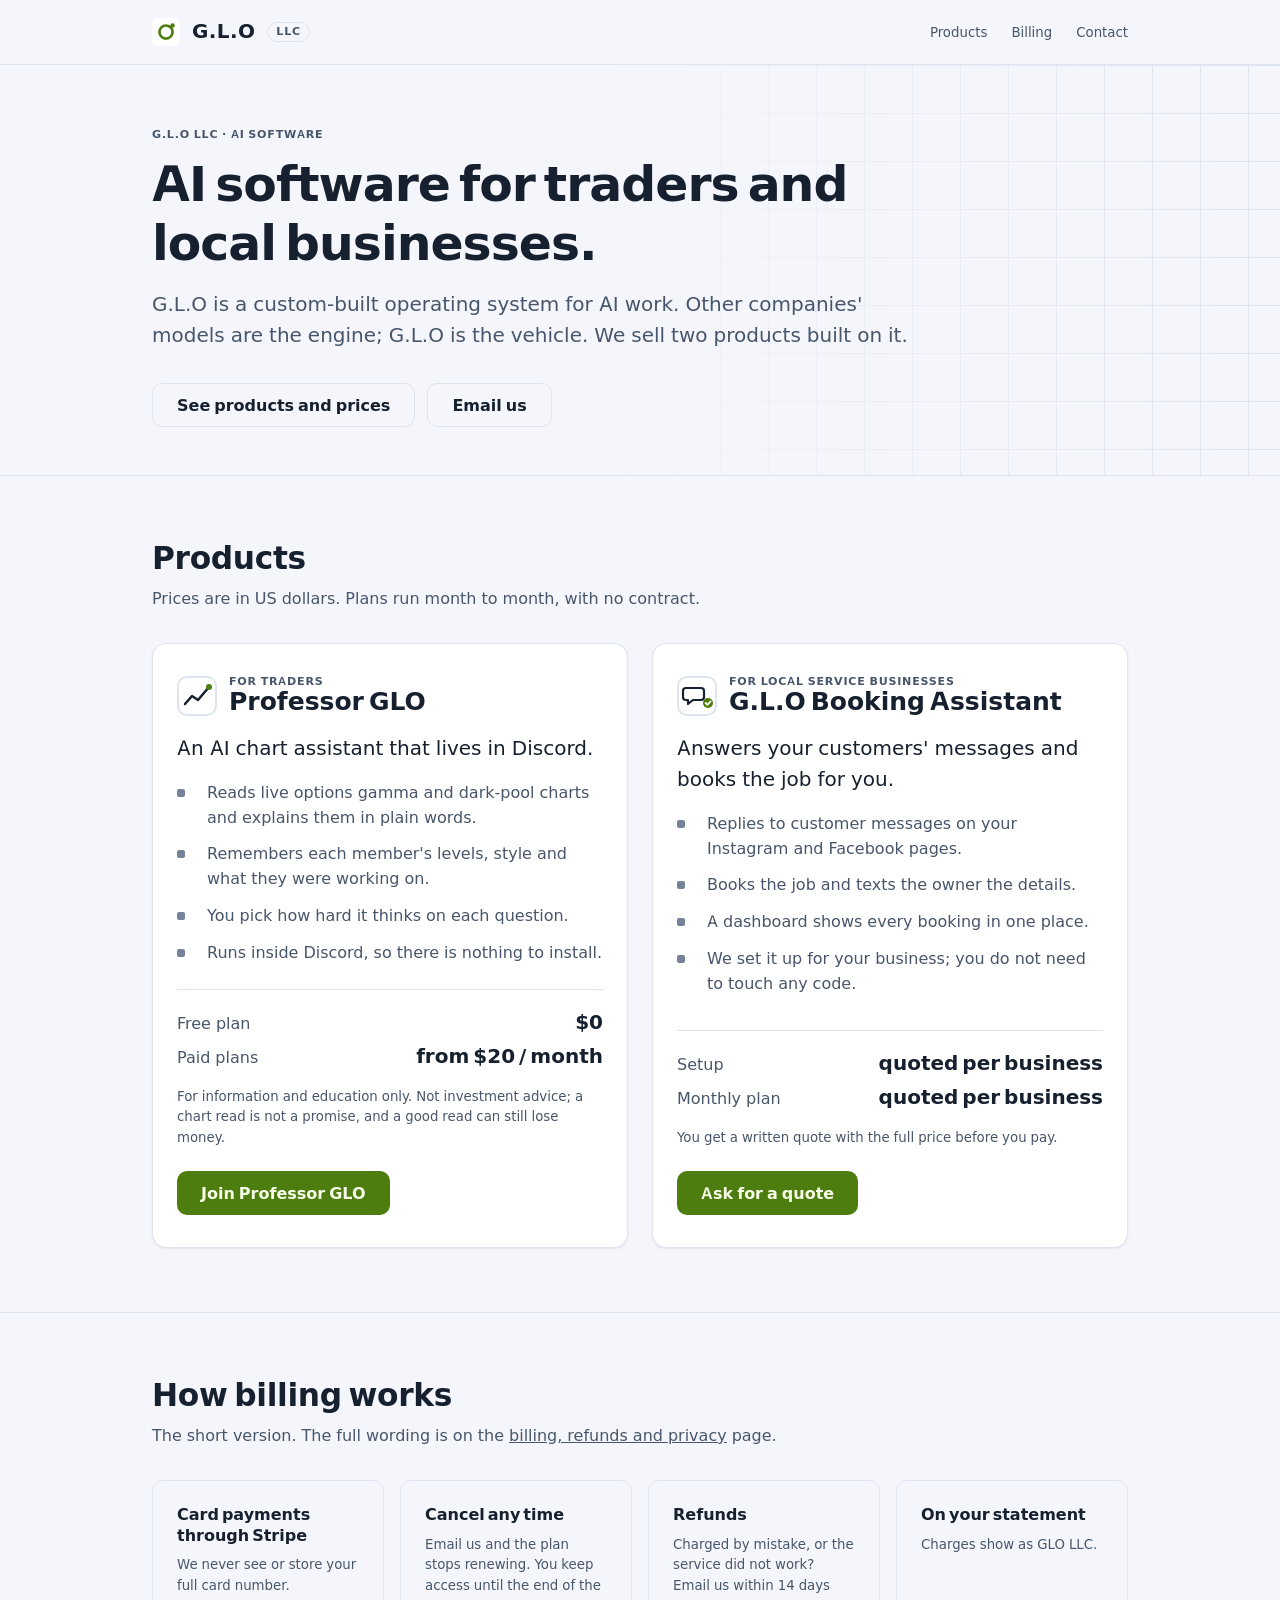
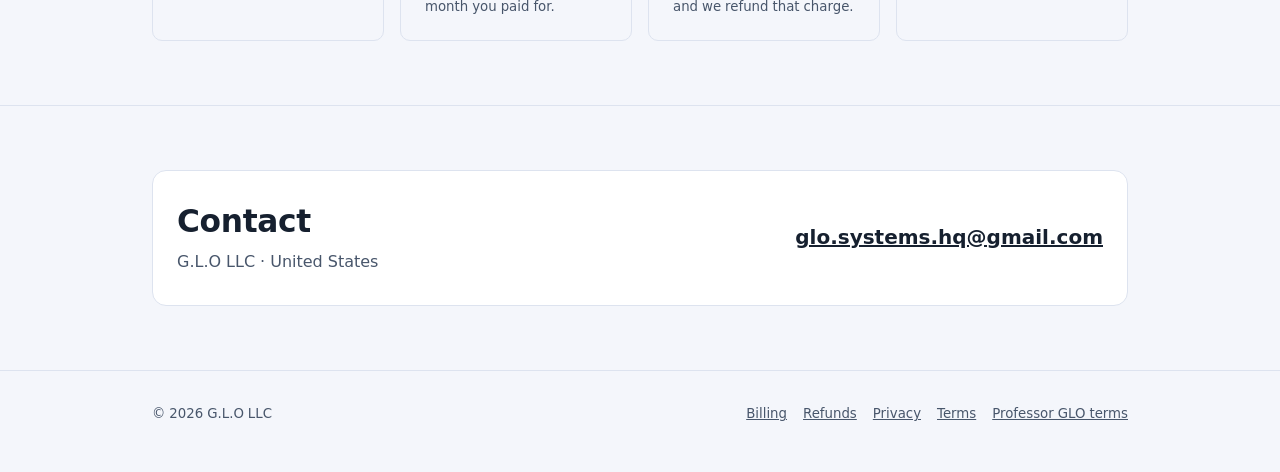
<file: index.html>
<!doctype html>
<html lang="en">
<head>
<meta charset="utf-8">
<meta name="viewport" content="width=device-width, initial-scale=1">
<title>G.L.O LLC — AI software for traders and local businesses</title>
<meta name="description" content="G.L.O LLC makes Professor GLO, an AI chart assistant in Discord, and the G.L.O Booking Assistant, which answers a shop's messages and books the job.">
<meta property="og:title" content="G.L.O LLC — AI software for traders and local businesses">
<meta property="og:description" content="Professor GLO, an AI chart assistant in Discord, and the G.L.O Booking Assistant for local service businesses.">
<meta property="og:type" content="website">
<link rel="icon" href="favicon.svg" type="image/svg+xml">
<link rel="stylesheet" href="design/tokens.css">
<link rel="stylesheet" href="site.css">
</head>
<body>
<header class="top"><div class="wrap">
  <a class="brand" href="./"><svg viewBox="0 0 64 64" aria-hidden="true"><rect width="64" height="64" rx="14" fill="var(--g-surface)"/><circle cx="32" cy="32" r="15" fill="none" stroke="var(--g-accent)" stroke-width="6"/><circle cx="47" cy="17" r="5" fill="var(--g-accent)"/></svg><b>G.L.O</b><span>LLC</span></a>
  <nav class="links"><a href="#products">Products</a><a href="#billing">Billing</a><a href="#contact">Contact</a></nav>
</div></header>

<main>
<section class="hero"><div class="wrap"><div class="hero-card">
  <p class="eyebrow">G.L.O LLC · AI software</p>
  <h1>AI software for traders and local businesses.</h1>
  <p class="lede">G.L.O is a custom-built operating system for AI work. Other companies' models are the engine; G.L.O is the vehicle. We sell two products built on it.</p>
  <div class="cta-row"><a class="btn btn-ghost" href="#products">See products and prices</a><a class="btn btn-ghost" href="mailto:glo.systems.hq@gmail.com">Email us</a></div>
</div></div></section>

<section class="block" id="products"><div class="wrap">
  <h2>Products</h2>
  <p class="sub">Prices are in US dollars. Plans run month to month, with no contract.</p>
  <div class="grid">

    <article class="card">
      <div class="card-top">
        <svg viewBox="0 0 40 40" aria-hidden="true"><rect x="1" y="1" width="38" height="38" rx="9" fill="none" stroke="var(--g-line)" stroke-width="2"/><polyline points="8,28 15,20 21,24 32,11" fill="none" stroke="var(--g-ink)" stroke-width="2.5" stroke-linecap="round" stroke-linejoin="round"/><circle cx="32" cy="11" r="3" fill="var(--g-accent)"/></svg>
        <div><div class="tag">For traders</div><h3>Professor GLO</h3></div>
      </div>
      <p class="what">An AI chart assistant that lives in Discord.</p>
      <ul class="facts">
        <li>Reads live options gamma and dark-pool charts and explains them in plain words.</li>
        <li>Remembers each member's levels, style and what they were working on.</li>
        <li>You pick how hard it thinks on each question.</li>
        <li>Runs inside Discord, so there is nothing to install.</li>
      </ul>
      <div class="price">
        <div class="price-row"><span>Free plan</span><b>$0</b></div>
        <div class="price-row"><span>Paid plans</span><b>from $20 / month</b></div>
      </div>
      <p class="fine">For information and education only. Not investment advice; a chart read is not a promise, and a good read can still lose money.</p>
      <a class="btn btn-main" href="mailto:glo.systems.hq@gmail.com?subject=Professor%20GLO%20membership">Join Professor GLO</a>
    </article>

    <article class="card">
      <div class="card-top">
        <svg viewBox="0 0 40 40" aria-hidden="true"><rect x="1" y="1" width="38" height="38" rx="9" fill="none" stroke="var(--g-line)" stroke-width="2"/><path d="M9 12h15a3 3 0 0 1 3 3v6a3 3 0 0 1-3 3h-8l-5 4v-4h-2a3 3 0 0 1-3-3v-6a3 3 0 0 1 3-3z" fill="none" stroke="var(--g-ink)" stroke-width="2.2" stroke-linejoin="round"/><circle cx="31" cy="27" r="5" fill="var(--g-accent)"/><polyline points="28.6,27 30.4,28.8 33.6,25.4" fill="none" stroke="var(--g-accent-ink)" stroke-width="1.8" stroke-linecap="round" stroke-linejoin="round"/></svg>
        <div><div class="tag">For local service businesses</div><h3>G.L.O Booking Assistant</h3></div>
      </div>
      <p class="what">Answers your customers' messages and books the job for you.</p>
      <ul class="facts">
        <li>Replies to customer messages on your Instagram and Facebook pages.</li>
        <li>Books the job and texts the owner the details.</li>
        <li>A dashboard shows every booking in one place.</li>
        <li>We set it up for your business; you do not need to touch any code.</li>
      </ul>
      <div class="price">
        <div class="price-row"><span>Setup</span><b>quoted per business</b></div>
        <div class="price-row"><span>Monthly plan</span><b>quoted per business</b></div>
      </div>
      <p class="fine">You get a written quote with the full price before you pay.</p>
      <a class="btn btn-main" href="mailto:glo.systems.hq@gmail.com?subject=Booking%20Assistant%20quote">Ask for a quote</a>
    </article>

  </div>
</div></section>

<section class="block" id="billing"><div class="wrap">
  <h2>How billing works</h2>
  <p class="sub">The short version. The full wording is on the <a href="policies.html">billing, refunds and privacy</a> page.</p>
  <div class="steps">
    <div class="step"><b>Card payments through Stripe</b><p>We never see or store your full card number.</p></div>
    <div class="step"><b>Cancel any time</b><p>Email us and the plan stops renewing. You keep access until the end of the month you paid for.</p></div>
    <div class="step"><b>Refunds</b><p>Charged by mistake, or the service did not work? Email us within 14 days and we refund that charge.</p></div>
    <div class="step"><b>On your statement</b><p>Charges show as GLO LLC.</p></div>
  </div>
</div></section>

<section class="block" id="contact"><div class="wrap">
  <div class="contact">
    <div><h2>Contact</h2><p>G.L.O LLC · United States</p></div>
    <a class="mail" href="mailto:glo.systems.hq@gmail.com">glo.systems.hq@gmail.com</a>
  </div>
</div></section>
</main>

<footer class="bottom"><div class="wrap">
  <span>© 2026 G.L.O LLC</span>
  <nav><a href="policies.html#billing">Billing</a><a href="policies.html#refunds">Refunds</a><a href="policies.html#privacy">Privacy</a><a href="policies.html#terms">Terms</a><a href="https://pages.glo-ai.com/legal/terms">Professor GLO terms</a></nav>
</div></footer>
</body>
</html>
</file>
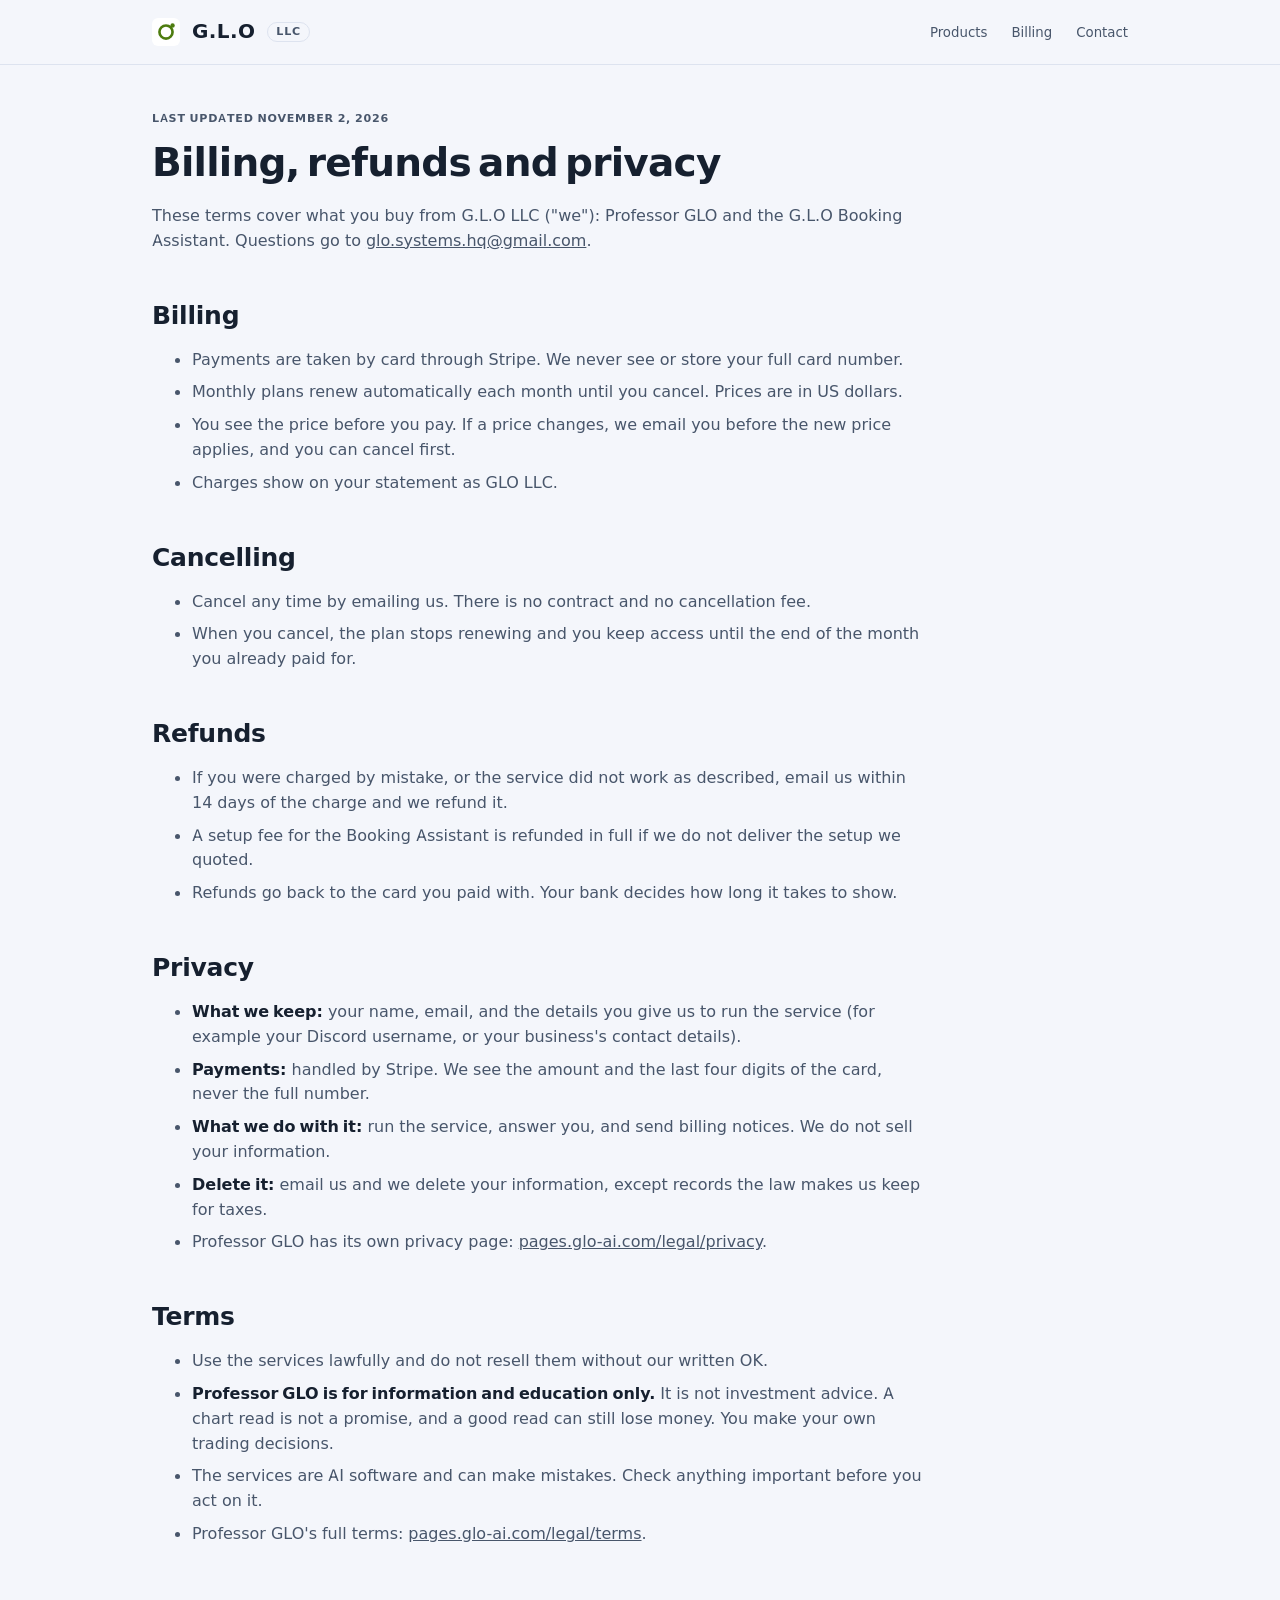
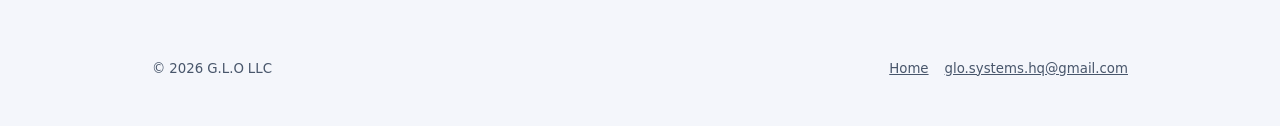
<file: policies.html>
<!doctype html>
<html lang="en">
<head>
<meta charset="utf-8">
<meta name="viewport" content="width=device-width, initial-scale=1">
<title>Billing, refunds and privacy — G.L.O LLC</title>
<meta name="description" content="How G.L.O LLC bills, cancels, refunds and handles your information.">
<link rel="icon" href="favicon.svg" type="image/svg+xml">
<link rel="stylesheet" href="design/tokens.css">
<link rel="stylesheet" href="site.css">
</head>
<body>
<header class="top"><div class="wrap">
  <a class="brand" href="./"><svg viewBox="0 0 64 64" aria-hidden="true"><rect width="64" height="64" rx="14" fill="var(--g-surface)"/><circle cx="32" cy="32" r="15" fill="none" stroke="var(--g-accent)" stroke-width="6"/><circle cx="47" cy="17" r="5" fill="var(--g-accent)"/></svg><b>G.L.O</b><span>LLC</span></a>
  <nav class="links"><a href="./#products">Products</a><a href="./#billing">Billing</a><a href="./#contact">Contact</a></nav>
</div></header>
<main class="wrap"><div class="prose">
  <p class="eyebrow">Last updated November 2, 2026</p>
  <h1>Billing, refunds and privacy</h1>
  <p>These terms cover what you buy from G.L.O LLC ("we"): Professor GLO and the G.L.O Booking Assistant. Questions go to <a href="mailto:glo.systems.hq@gmail.com">glo.systems.hq@gmail.com</a>.</p>

  <h2 id="billing">Billing</h2>
  <ul>
    <li>Payments are taken by card through Stripe. We never see or store your full card number.</li>
    <li>Monthly plans renew automatically each month until you cancel. Prices are in US dollars.</li>
    <li>You see the price before you pay. If a price changes, we email you before the new price applies, and you can cancel first.</li>
    <li>Charges show on your statement as GLO LLC.</li>
  </ul>

  <h2 id="cancel">Cancelling</h2>
  <ul>
    <li>Cancel any time by emailing us. There is no contract and no cancellation fee.</li>
    <li>When you cancel, the plan stops renewing and you keep access until the end of the month you already paid for.</li>
  </ul>

  <h2 id="refunds">Refunds</h2>
  <ul>
    <li>If you were charged by mistake, or the service did not work as described, email us within 14 days of the charge and we refund it.</li>
    <li>A setup fee for the Booking Assistant is refunded in full if we do not deliver the setup we quoted.</li>
    <li>Refunds go back to the card you paid with. Your bank decides how long it takes to show.</li>
  </ul>

  <h2 id="privacy">Privacy</h2>
  <ul>
    <li><strong>What we keep:</strong> your name, email, and the details you give us to run the service (for example your Discord username, or your business's contact details).</li>
    <li><strong>Payments:</strong> handled by Stripe. We see the amount and the last four digits of the card, never the full number.</li>
    <li><strong>What we do with it:</strong> run the service, answer you, and send billing notices. We do not sell your information.</li>
    <li><strong>Delete it:</strong> email us and we delete your information, except records the law makes us keep for taxes.</li>
    <li>Professor GLO has its own privacy page: <a href="https://pages.glo-ai.com/legal/privacy">pages.glo-ai.com/legal/privacy</a>.</li>
  </ul>

  <h2 id="terms">Terms</h2>
  <ul>
    <li>Use the services lawfully and do not resell them without our written OK.</li>
    <li><strong>Professor GLO is for information and education only.</strong> It is not investment advice. A chart read is not a promise, and a good read can still lose money. You make your own trading decisions.</li>
    <li>The services are AI software and can make mistakes. Check anything important before you act on it.</li>
    <li>Professor GLO's full terms: <a href="https://pages.glo-ai.com/legal/terms">pages.glo-ai.com/legal/terms</a>.</li>
  </ul>
</div></main>
<footer class="bottom"><div class="wrap">
  <span>© 2026 G.L.O LLC</span>
  <nav><a href="./">Home</a><a href="mailto:glo.systems.hq@gmail.com">glo.systems.hq@gmail.com</a></nav>
</div></footer>
</body>
</html>
</file>
<file: design/tokens.css>
/* ═══════════════════════════════════════════════════════════════════════════════════════════════
   G.L.O DESIGN TOKENS v0 (2026-07-15) — the single source every surface imports (HUD, artifacts,
   store sites, ads). Iris: "the rule stops being something we remember and becomes something the
   token file enforces." Doctrine encoded: luminance = importance · red is ALARM-ONLY · every ink
   pairs with its named surface at ≥ its floor (pairs validated by scripts/test-design-tokens.mjs —
   Ava's pressure-test lives there as math, not prose).
   Usage: <link rel="stylesheet" href="/design/tokens.css"> or @import; then use ONLY var(--g-*).
   ═══════════════════════════════════════════════════════════════════════════════════════════════ */

/* ── Type: self-hosted variable fonts (CSP-safe — no CDN at render time) ── */
@font-face { font-family: 'Sora'; src: url('fonts/sora-var.woff2') format('woff2'); font-weight: 400 800; font-display: swap; }
@font-face { font-family: 'InterVar'; src: url('fonts/inter-var.woff2') format('woff2'); font-weight: 400 700; font-display: swap; }

:root {
  /* ── Font roles ── */
  --g-font-display: 'Sora', ui-sans-serif, system-ui, sans-serif;        /* headlines, heroes, numbers that matter */
  --g-font-body: 'InterVar', ui-sans-serif, system-ui, sans-serif;       /* everything readable */
  --g-font-mono: ui-monospace, 'Cascadia Code', Consolas, monospace;     /* data, receipts, code */

  /* ── Type scale (1.25 ratio, rem-based) ── */
  --g-text-xs: 0.694rem;  --g-text-sm: 0.833rem;  --g-text-base: 1rem;
  --g-text-lg: 1.25rem;   --g-text-xl: 1.563rem;  --g-text-2xl: 1.953rem;
  --g-text-3xl: 2.441rem; --g-text-hero: 3.052rem;
  --g-leading-tight: 1.2; --g-leading-body: 1.55;
  --g-tracking-caps: 0.07em; /* uppercase labels always get tracking */

  /* ── Spacing scale (4px base — the only gaps that exist) ── */
  --g-s1: 4px; --g-s2: 8px; --g-s3: 12px; --g-s4: 16px; --g-s5: 24px;
  --g-s6: 32px; --g-s7: 48px; --g-s8: 64px; --g-s9: 96px;

  /* ── Radius + elevation ── */
  --g-r-sm: 6px; --g-r-md: 10px; --g-r-lg: 14px; --g-r-pill: 999px;
  --g-elev-1: 0 1px 2px rgba(0,0,0,.35);
  --g-elev-2: 0 1px 2px rgba(0,0,0,.4), 0 8px 24px rgba(0,0,0,.28);
  --g-elev-3: 0 2px 4px rgba(0,0,0,.45), 0 16px 48px rgba(0,0,0,.35);

  /* ── Motion (the signature curves — ad-hoc easing is banned) ── */
  --g-ease-enter: cubic-bezier(0.16, 1, 0.3, 1);     /* things arriving: fast in, soft settle */
  --g-ease-exit: cubic-bezier(0.7, 0, 0.84, 0);      /* things leaving: accelerate away */
  --g-ease-state: cubic-bezier(0.65, 0, 0.35, 1);    /* state changes: symmetric */
  --g-dur-fast: 140ms; --g-dur-base: 220ms; --g-dur-slow: 420ms;

  /* ── DARK surfaces (default) — luminance = importance: brighter ink is MORE important ── */
  --g-bg: #0c1017;          /* the page */
  --g-surface: #141b2a;     /* cards */
  --g-surface-2: #182133;   /* raised/hover */
  --g-line: #26324a;        /* borders */
  --g-ink: #eef2f8;         /* primary text  — floor vs surface: ≥ 12:1 WCAG-ish, validated in test */
  --g-ink-dim: #9fb0c6;     /* secondary     — floor ≥ 4.5:1 */
  --g-ink-faint: #6d7e96;   /* captions/meta — floor ≥ 3:1, never for body copy */
  --g-accent: #a3e635;      /* THE accent (lime) — one per surface, spent deliberately */
  --g-accent-ink: #16210a;  /* text ON accent fills */
  --g-info: #8ab4ff;
  --g-good: #7ee787;        /* status only — never decoration */
  --g-warn: #ffd166;
  --g-alarm: #ff5a6a;       /* RED IS ALARM-ONLY (doctrine) — never a theme color */
}

/* ── LIGHT surfaces — same roles, re-derived (never naive inversion) ── */
@media (prefers-color-scheme: light) {
  :root {
    --g-bg: #f4f6fb; --g-surface: #ffffff; --g-surface-2: #f7f9ff; --g-line: #dde3ef;
    --g-ink: #16202f; --g-ink-dim: #48566b; --g-ink-faint: #75839a;
    --g-accent: #4d7c0f; --g-accent-ink: #f7fee7;
    --g-info: #2563eb; --g-good: #15803d; --g-warn: #a16207; --g-alarm: #dc2626;
    --g-elev-1: 0 1px 2px rgba(20,30,50,.07);
    --g-elev-2: 0 1px 2px rgba(20,30,50,.06), 0 8px 22px rgba(20,30,50,.09);
    --g-elev-3: 0 2px 4px rgba(20,30,50,.08), 0 16px 44px rgba(20,30,50,.12);
  }
}
/* explicit theme stamps beat the media query in both directions */
:root[data-theme="dark"] {
  --g-bg: #0c1017; --g-surface: #141b2a; --g-surface-2: #182133; --g-line: #26324a;
  --g-ink: #eef2f8; --g-ink-dim: #9fb0c6; --g-ink-faint: #6d7e96;
  --g-accent: #a3e635; --g-accent-ink: #16210a;
  --g-info: #8ab4ff; --g-good: #7ee787; --g-warn: #ffd166; --g-alarm: #ff5a6a;
}
:root[data-theme="light"] {
  --g-bg: #f4f6fb; --g-surface: #ffffff; --g-surface-2: #f7f9ff; --g-line: #dde3ef;
  --g-ink: #16202f; --g-ink-dim: #48566b; --g-ink-faint: #75839a;
  --g-accent: #4d7c0f; --g-accent-ink: #f7fee7;
  --g-info: #2563eb; --g-good: #15803d; --g-warn: #a16207; --g-alarm: #dc2626;
}
</file>
<file: site.css>
/* G.L.O LLC site: every colour, gap and font comes from design/tokens.css (var(--g-*)). */
*{box-sizing:border-box}
html{-webkit-text-size-adjust:100%}
body{margin:0;background:var(--g-bg);color:var(--g-ink);font:400 var(--g-text-base)/var(--g-leading-body) var(--g-font-body);-webkit-font-smoothing:antialiased}
a{color:inherit}
.wrap{max-width:1040px;margin:0 auto;padding:0 var(--g-s4)}
@media (min-width:720px){.wrap{padding:0 var(--g-s6)}}
header.top{border-bottom:1px solid var(--g-line)}
header.top .wrap{display:flex;align-items:center;justify-content:space-between;gap:var(--g-s4);min-height:64px}
.brand{display:flex;align-items:center;gap:var(--g-s3);text-decoration:none}
.brand svg{width:28px;height:28px;flex:none}
.brand b{font:700 var(--g-text-lg)/1 var(--g-font-display);letter-spacing:.02em}
.brand span{font:600 var(--g-text-xs)/1 var(--g-font-body);letter-spacing:var(--g-tracking-caps);text-transform:uppercase;color:var(--g-ink-dim);border:1px solid var(--g-line);border-radius:var(--g-r-pill);padding:3px 8px}
nav.links{display:flex;gap:var(--g-s5);font-size:var(--g-text-sm);color:var(--g-ink-dim)}
nav.links a{text-decoration:none}
nav.links a:hover{color:var(--g-ink)}
@media (max-width:560px){nav.links{display:none}}
.hero{position:relative;overflow:hidden;padding:var(--g-s8) 0 var(--g-s7);border-bottom:1px solid var(--g-line)}
.hero::before{content:"";position:absolute;inset:0;background-image:linear-gradient(var(--g-line) 1px,transparent 1px),linear-gradient(90deg,var(--g-line) 1px,transparent 1px);background-size:48px 48px;-webkit-mask-image:linear-gradient(90deg,transparent 45%,#000 100%);mask-image:linear-gradient(90deg,transparent 45%,#000 100%)}
@media (max-width:720px){.hero::before{display:none}}
.hero .wrap{position:relative}
.hero-card{max-width:760px}
.eyebrow{font:600 var(--g-text-xs)/1 var(--g-font-body);letter-spacing:var(--g-tracking-caps);text-transform:uppercase;color:var(--g-ink-dim);margin:0 0 var(--g-s4)}
h1{font:700 clamp(2rem,6vw,var(--g-text-hero))/var(--g-leading-tight) var(--g-font-display);letter-spacing:-.02em;margin:0 0 var(--g-s4)}
.lede{font-size:var(--g-text-lg);color:var(--g-ink-dim);max-width:62ch;margin:0 0 var(--g-s6)}
.cta-row{display:flex;flex-wrap:wrap;gap:var(--g-s3)}
.btn{display:inline-flex;align-items:center;justify-content:center;min-height:44px;padding:0 var(--g-s5);border-radius:var(--g-r-md);font:600 var(--g-text-base)/1 var(--g-font-body);text-decoration:none;transition:background var(--g-dur-fast) var(--g-ease-state),border-color var(--g-dur-fast) var(--g-ease-state)}
.btn-main{background:var(--g-accent);color:var(--g-accent-ink)}
.btn-ghost{border:1px solid var(--g-line);color:var(--g-ink)}
.btn-ghost:hover{border-color:var(--g-ink-faint)}
section.block{padding:var(--g-s8) 0;border-bottom:1px solid var(--g-line)}
h2{font:700 var(--g-text-2xl)/var(--g-leading-tight) var(--g-font-display);letter-spacing:-.01em;margin:0 0 var(--g-s2)}
.sub{color:var(--g-ink-dim);margin:0 0 var(--g-s6);max-width:62ch}
.grid{display:grid;gap:var(--g-s5)}
@media (min-width:860px){.grid{grid-template-columns:1fr 1fr}}
.card{background:var(--g-surface);border:1px solid var(--g-line);border-radius:var(--g-r-lg);padding:var(--g-s6) var(--g-s5);display:flex;flex-direction:column;box-shadow:var(--g-elev-1)}
.card-top{display:flex;align-items:center;gap:var(--g-s3);margin-bottom:var(--g-s4)}
.card-top svg{width:40px;height:40px;flex:none}
.tag{font:600 var(--g-text-xs)/1 var(--g-font-body);letter-spacing:var(--g-tracking-caps);text-transform:uppercase;color:var(--g-ink-dim)}
h3{font:700 var(--g-text-xl)/var(--g-leading-tight) var(--g-font-display);margin:0}
.what{font-size:var(--g-text-lg);margin:0 0 var(--g-s4)}
ul.facts{list-style:none;padding:0;margin:0 0 var(--g-s5);display:grid;gap:var(--g-s3)}
ul.facts li{display:grid;grid-template-columns:18px 1fr;gap:var(--g-s3);color:var(--g-ink-dim)}
ul.facts li::before{content:"";width:8px;height:8px;margin-top:9px;border-radius:2px;background:var(--g-ink-faint)}
.price{border-top:1px solid var(--g-line);padding-top:var(--g-s4);margin-top:auto}
.price-row{display:flex;justify-content:space-between;align-items:baseline;gap:var(--g-s4);padding:var(--g-s1) 0}
.price-row span{color:var(--g-ink-dim)}
.price-row b{font:600 var(--g-text-lg)/1.3 var(--g-font-display);text-align:right}
.fine{font-size:var(--g-text-sm);color:var(--g-ink-dim);margin:var(--g-s3) 0 var(--g-s5)}
.card .btn{align-self:flex-start}
.steps{display:grid;gap:var(--g-s4)}
@media (min-width:720px){.steps{grid-template-columns:repeat(2,1fr)}}
@media (min-width:1000px){.steps{grid-template-columns:repeat(4,1fr)}}
.step{border:1px solid var(--g-line);border-radius:var(--g-r-md);padding:var(--g-s5)}
.step b{display:block;font:600 var(--g-text-base)/1.3 var(--g-font-display);margin-bottom:var(--g-s2)}
.step p{margin:0;color:var(--g-ink-dim);font-size:var(--g-text-sm)}
.contact{display:flex;flex-wrap:wrap;justify-content:space-between;align-items:center;gap:var(--g-s5);background:var(--g-surface);border:1px solid var(--g-line);border-radius:var(--g-r-lg);padding:var(--g-s6) var(--g-s5)}
.contact p{margin:0;color:var(--g-ink-dim)}
.contact a.mail{font:600 var(--g-text-lg)/1.3 var(--g-font-display);color:var(--g-ink);word-break:break-all}
footer.bottom{padding:var(--g-s6) 0 var(--g-s7);color:var(--g-ink-dim);font-size:var(--g-text-sm)}
footer.bottom .wrap{display:flex;flex-wrap:wrap;justify-content:space-between;gap:var(--g-s4)}
footer.bottom nav{display:flex;flex-wrap:wrap;gap:var(--g-s4)}
.prose{max-width:70ch;padding:var(--g-s7) 0 var(--g-s8)}
.prose h1{font-size:var(--g-text-3xl)}
.prose h2{font-size:var(--g-text-xl);margin-top:var(--g-s7)}
.prose p,.prose li{color:var(--g-ink-dim)}
.prose li{margin:var(--g-s2) 0}
.prose strong{color:var(--g-ink)}
a:focus-visible,.btn:focus-visible{outline:2px solid var(--g-info);outline-offset:3px}
@media (prefers-reduced-motion:reduce){*{transition:none!important}}
</file>
